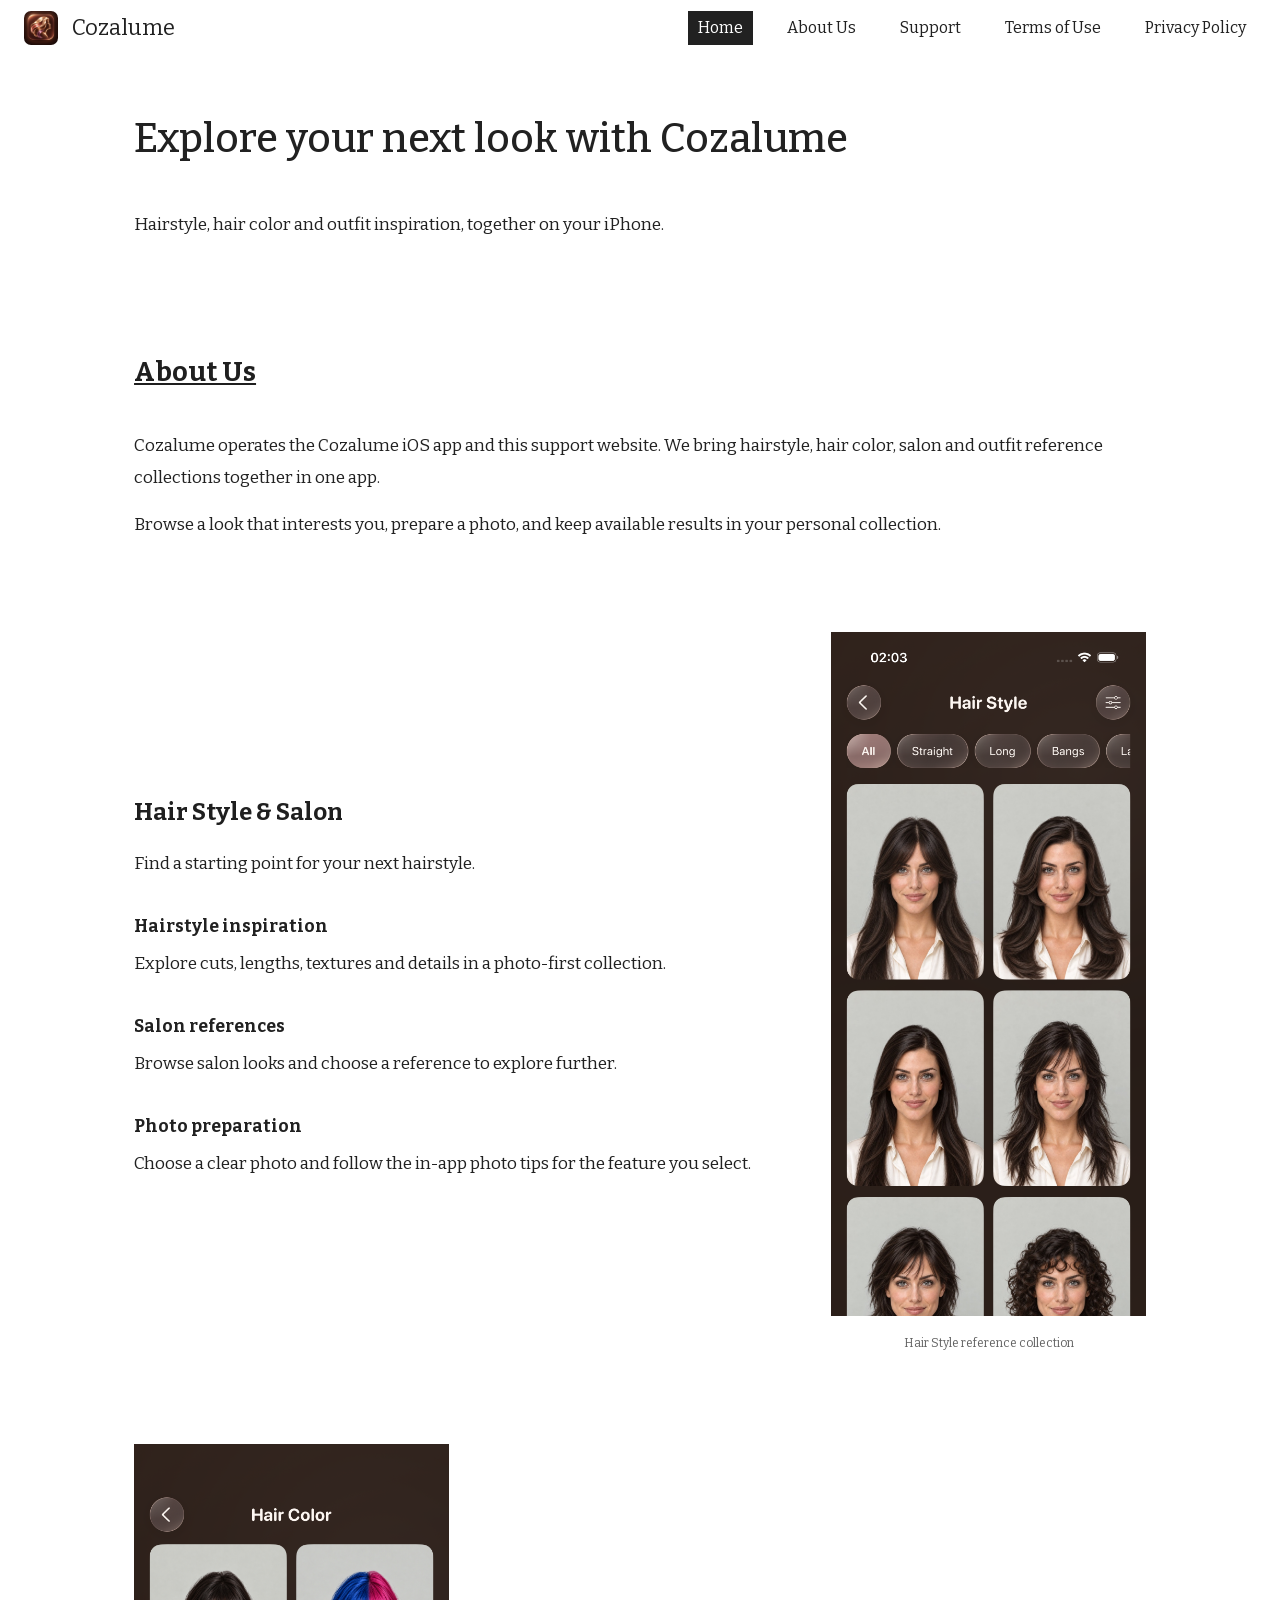
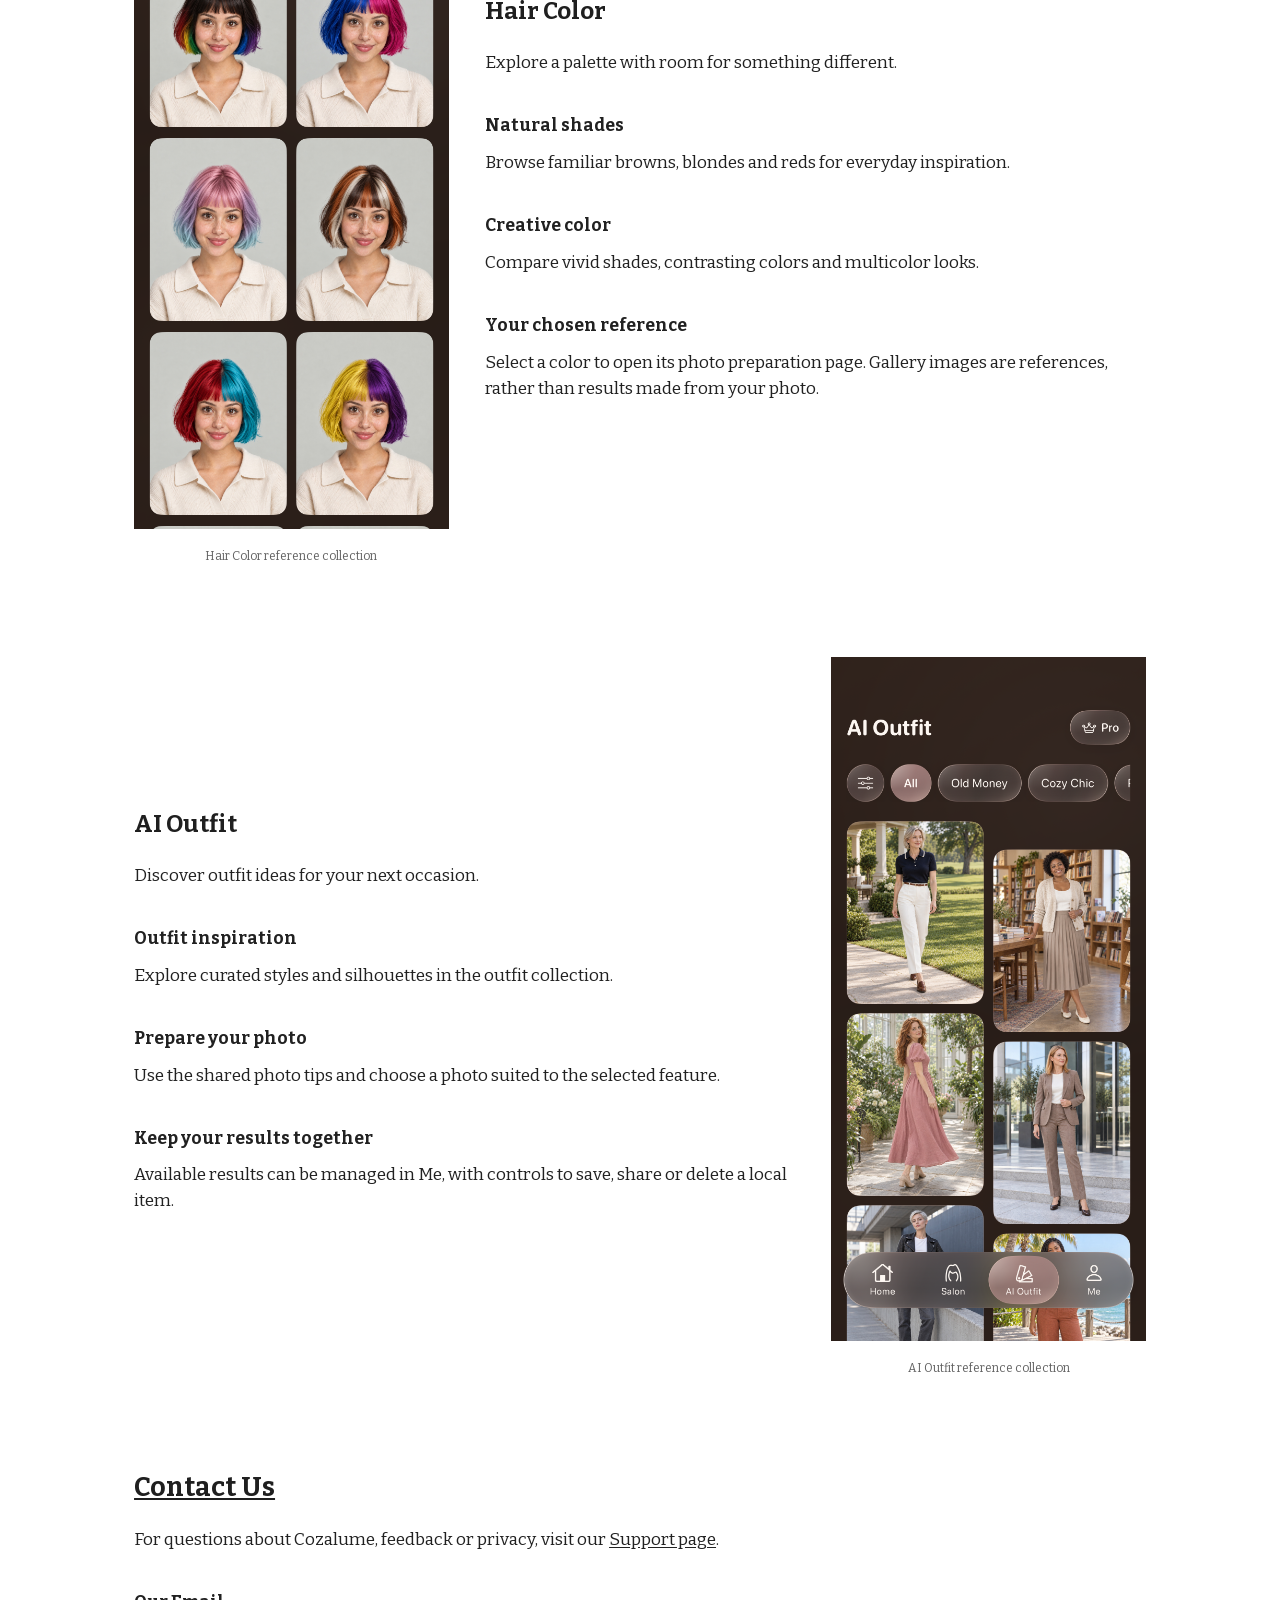
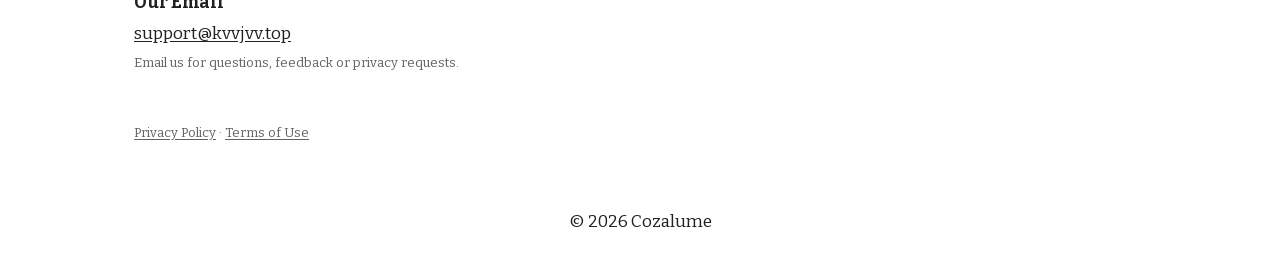
<file: index.html>
<!doctype html>
<html lang="en"><head><meta charset="utf-8"><meta name="viewport" content="width=device-width,initial-scale=1"><meta name="description" content="Cozalume: hairstyle, hair color and outfit inspiration. Support, privacy information and terms of use."><title>Cozalume · Cozalume</title><link rel="icon" href="/assets/cozalume-brand.png"><link rel="preload" as="font" href="/assets/fonts/bitter-latin.woff2" type="font/woff2" crossorigin><link rel="stylesheet" href="/styles.css"><script src="/navigation.js" defer></script></head><body class="home-page"><a class="skip" href="#main">Skip to content</a>
<header class="site-header"><div class="header-inner">
<button class="menu-toggle" type="button" aria-label="Open navigation" aria-controls="site-nav" aria-expanded="false"><span></span><span></span><span></span></button>
<a class="brand" href="/" aria-label="Cozalume home"><img src="/assets/cozalume-brand.png" width="40" height="40" alt=""><span>Cozalume</span></a>
<nav class="site-nav" id="site-nav" aria-label="Main navigation"><a href="/" aria-current="page">Home</a><a href="/about-us/">About Us</a><a href="/support/">Support</a><a href="/terms/">Terms of Use</a><a href="/privacy/">Privacy Policy</a></nav>
</div></header><main id="main" class="home-main">
<section class="home-intro"><h1>Explore your next look with Cozalume</h1><p>Hairstyle, hair color and outfit inspiration, together on your iPhone.</p></section>
<section class="home-about"><h2><a href="/about-us/">About Us</a></h2><p>Cozalume operates the Cozalume iOS app and this support website. We bring hairstyle, hair color, salon and outfit reference collections together in one app.</p><p>Browse a look that interests you, prepare a photo, and keep available results in your personal collection.</p></section>
<section class="feature-row"><div class="feature-copy"><h2>Hair Style &amp; Salon</h2><p>Find a starting point for your next hairstyle.</p><h3>Hairstyle inspiration</h3><p>Explore cuts, lengths, textures and details in a photo-first collection.</p><h3>Salon references</h3><p>Browse salon looks and choose a reference to explore further.</p><h3>Photo preparation</h3><p>Choose a clear photo and follow the in-app photo tips for the feature you select.</p></div><figure class="feature-visual"><img src="/assets/hair-style.png" width="1206" height="2622" alt="Cozalume Hair Style reference collection" loading="eager"><figcaption>Hair Style reference collection</figcaption></figure></section>
<section class="feature-row visual-first"><figure class="feature-visual"><img src="/assets/hair-color.png" width="1206" height="2622" alt="Cozalume Hair Color reference collection" loading="lazy"><figcaption>Hair Color reference collection</figcaption></figure><div class="feature-copy"><h2>Hair Color</h2><p>Explore a palette with room for something different.</p><h3>Natural shades</h3><p>Browse familiar browns, blondes and reds for everyday inspiration.</p><h3>Creative color</h3><p>Compare vivid shades, contrasting colors and multicolor looks.</p><h3>Your chosen reference</h3><p>Select a color to open its photo preparation page. Gallery images are references, rather than results made from your photo.</p></div></section>
<section class="feature-row"><div class="feature-copy"><h2>AI Outfit</h2><p>Discover outfit ideas for your next occasion.</p><h3>Outfit inspiration</h3><p>Explore curated styles and silhouettes in the outfit collection.</p><h3>Prepare your photo</h3><p>Use the shared photo tips and choose a photo suited to the selected feature.</p><h3>Keep your results together</h3><p>Available results can be managed in Me, with controls to save, share or delete a local item.</p></div><figure class="feature-visual"><img src="/assets/ai-outfit.png" width="1206" height="2622" alt="Cozalume AI Outfit reference collection" loading="lazy"><figcaption>AI Outfit reference collection</figcaption></figure></section>
<section class="home-contact"><h2><a href="/support/">Contact Us</a></h2><p>For questions about Cozalume, feedback or privacy, visit our <a href="/support/">Support page</a>.</p><h3>Our Email</h3><p><a class="planned-email" href="mailto:support@kvvjvv.top">support@kvvjvv.top</a></p><p class="contact-status">Email us for questions, feedback or privacy requests.</p></section>
<div class="home-status"><p class="support-links"><a href="/privacy/">Privacy Policy</a> · <a href="/terms/">Terms of Use</a></p></div>
</main><footer class="site-footer"><p>© 2026 Cozalume</p></footer></body></html>
</file>
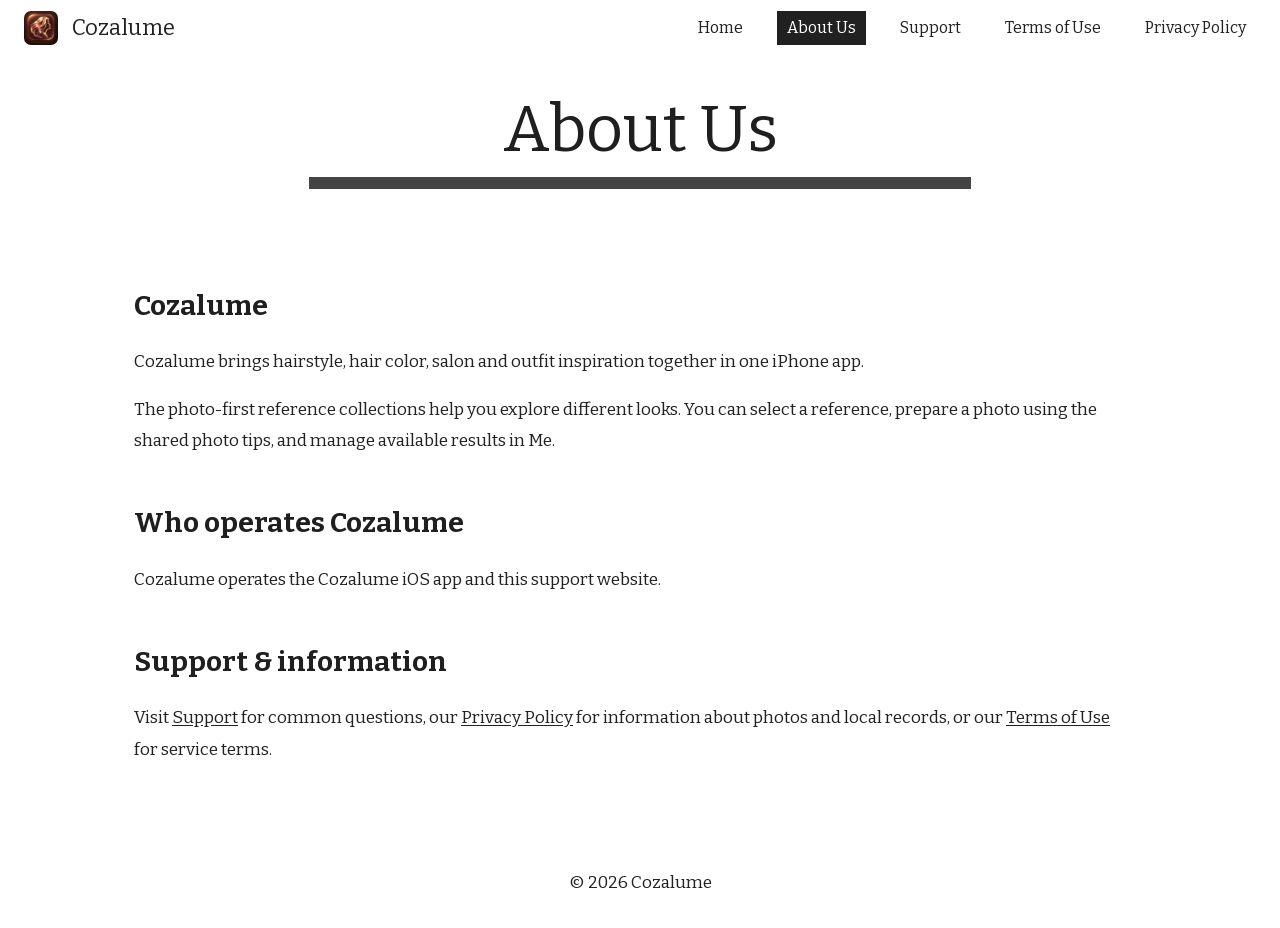
<file: about-us/index.html>
<!doctype html>
<html lang="en"><head><meta charset="utf-8"><meta name="viewport" content="width=device-width,initial-scale=1"><meta name="description" content="Cozalume: hairstyle, hair color and outfit inspiration. Support, privacy information and terms of use."><title>About Us · Cozalume</title><link rel="icon" href="/assets/cozalume-brand.png"><link rel="preload" as="font" href="/assets/fonts/bitter-latin.woff2" type="font/woff2" crossorigin><link rel="stylesheet" href="/styles.css"><script src="/navigation.js" defer></script></head><body class="about-page"><a class="skip" href="#main">Skip to content</a>
<header class="site-header"><div class="header-inner">
<button class="menu-toggle" type="button" aria-label="Open navigation" aria-controls="site-nav" aria-expanded="false"><span></span><span></span><span></span></button>
<a class="brand" href="/" aria-label="Cozalume home"><img src="/assets/cozalume-brand.png" width="40" height="40" alt=""><span>Cozalume</span></a>
<nav class="site-nav" id="site-nav" aria-label="Main navigation"><a href="/">Home</a><a href="/about-us/" aria-current="page">About Us</a><a href="/support/">Support</a><a href="/terms/">Terms of Use</a><a href="/privacy/">Privacy Policy</a></nav>
</div></header><main id="main" class="about-main"><h1 class="page-title">About Us</h1><article class="about-content"><h2>Cozalume</h2><p>Cozalume brings hairstyle, hair color, salon and outfit inspiration together in one iPhone app.</p><p>The photo-first reference collections help you explore different looks. You can select a reference, prepare a photo using the shared photo tips, and manage available results in Me.</p><h2>Who operates Cozalume</h2><p>Cozalume operates the Cozalume iOS app and this support website.</p><h2>Support &amp; information</h2><p>Visit <a href="/support/">Support</a> for common questions, our <a href="/privacy/">Privacy Policy</a> for information about photos and local records, or our <a href="/terms/">Terms of Use</a> for service terms.</p></article></main><footer class="site-footer"><p>© 2026 Cozalume</p></footer></body></html>
</file>
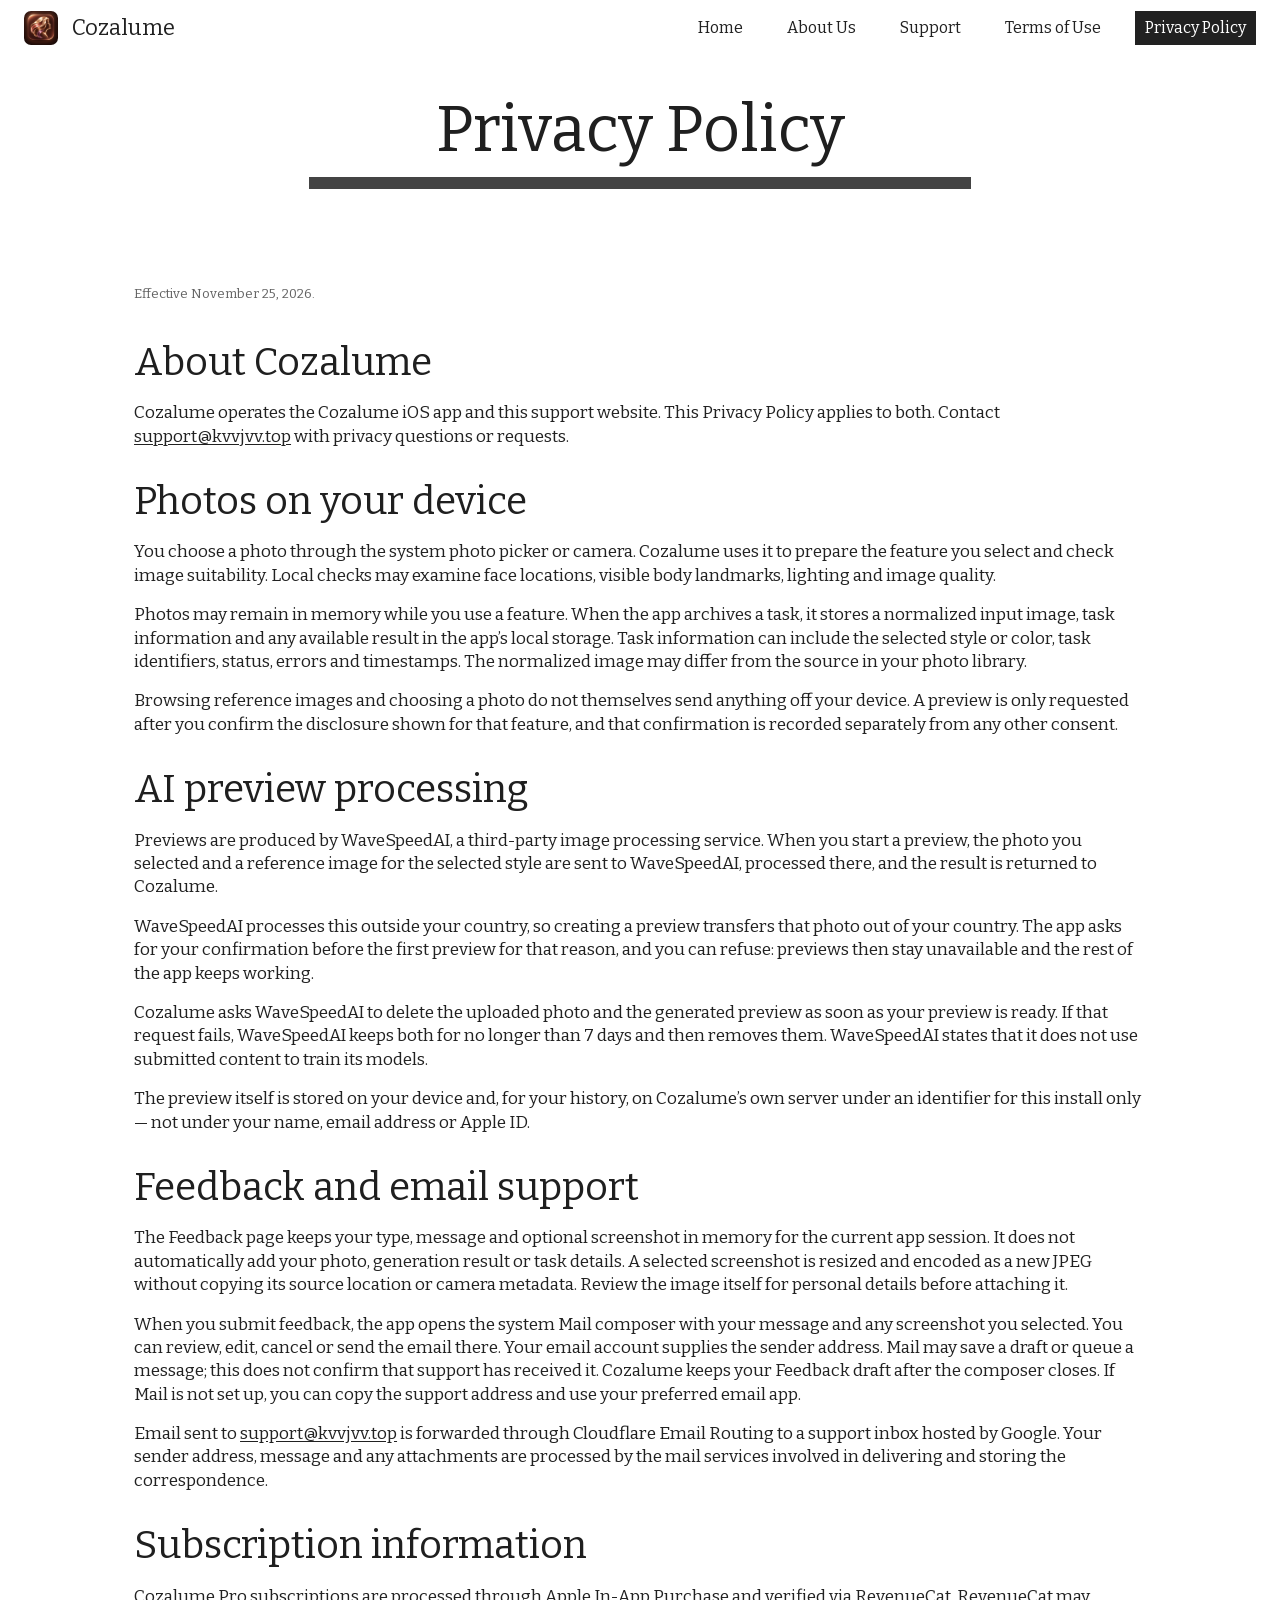
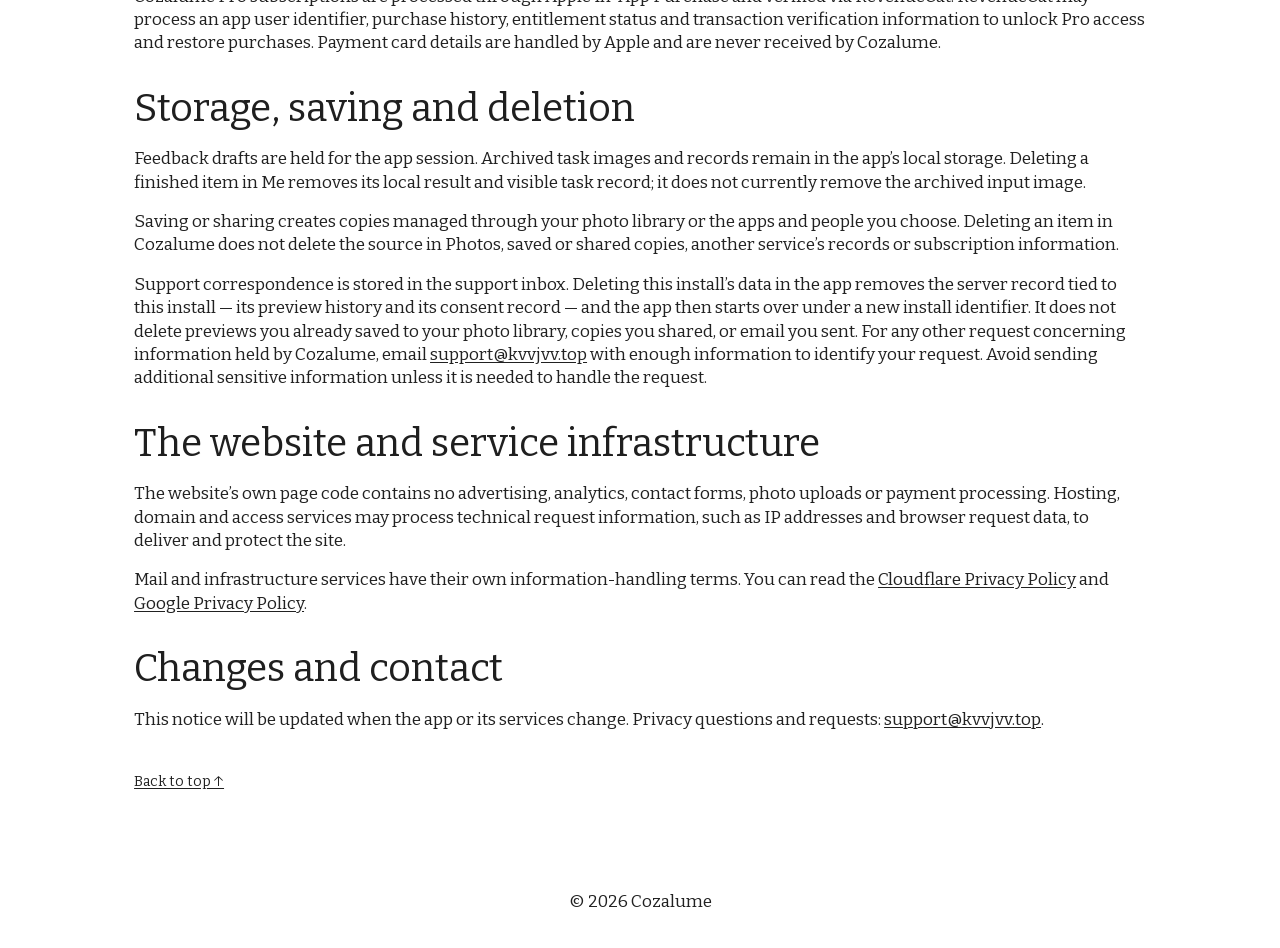
<file: privacy/index.html>
<!doctype html>
<html lang="en"><head><meta charset="utf-8"><meta name="viewport" content="width=device-width,initial-scale=1"><meta name="description" content="Cozalume: hairstyle, hair color and outfit inspiration. Support, privacy information and terms of use."><title>Privacy Policy · Cozalume</title><link rel="icon" href="/assets/cozalume-brand.png"><link rel="preload" as="font" href="/assets/fonts/bitter-latin.woff2" type="font/woff2" crossorigin><link rel="stylesheet" href="/styles.css"><script src="/navigation.js" defer></script></head><body class="document-page"><a class="skip" href="#main">Skip to content</a>
<header class="site-header"><div class="header-inner">
<button class="menu-toggle" type="button" aria-label="Open navigation" aria-controls="site-nav" aria-expanded="false"><span></span><span></span><span></span></button>
<a class="brand" href="/" aria-label="Cozalume home"><img src="/assets/cozalume-brand.png" width="40" height="40" alt=""><span>Cozalume</span></a>
<nav class="site-nav" id="site-nav" aria-label="Main navigation"><a href="/">Home</a><a href="/about-us/">About Us</a><a href="/support/">Support</a><a href="/terms/">Terms of Use</a><a href="/privacy/" aria-current="page">Privacy Policy</a></nav>
</div></header><main id="main" class="document-main"><h1 class="page-title">Privacy Policy</h1><div class="document-content"><p class="review-note">Effective November 25, 2026.</p><article class="article">
<h2>About Cozalume</h2>
<p>Cozalume operates the Cozalume iOS app and this support website. This Privacy Policy applies to both. Contact <a href="mailto:support@kvvjvv.top">support@kvvjvv.top</a> with privacy questions or requests.</p>
<h2>Photos on your device</h2>
<p>You choose a photo through the system photo picker or camera. Cozalume uses it to prepare the feature you select and check image suitability. Local checks may examine face locations, visible body landmarks, lighting and image quality.</p>
<p>Photos may remain in memory while you use a feature. When the app archives a task, it stores a normalized input image, task information and any available result in the app’s local storage. Task information can include the selected style or color, task identifiers, status, errors and timestamps. The normalized image may differ from the source in your photo library.</p>
<p>Browsing reference images and choosing a photo do not themselves send anything off your device. A preview is only requested after you confirm the disclosure shown for that feature, and that confirmation is recorded separately from any other consent.</p>
<h2>AI preview processing</h2>
<p>Previews are produced by WaveSpeedAI, a third-party image processing service. When you start a preview, the photo you selected and a reference image for the selected style are sent to WaveSpeedAI, processed there, and the result is returned to Cozalume.</p>
<p>WaveSpeedAI processes this outside your country, so creating a preview transfers that photo out of your country. The app asks for your confirmation before the first preview for that reason, and you can refuse: previews then stay unavailable and the rest of the app keeps working.</p>
<p>Cozalume asks WaveSpeedAI to delete the uploaded photo and the generated preview as soon as your preview is ready. If that request fails, WaveSpeedAI keeps both for no longer than 7 days and then removes them. WaveSpeedAI states that it does not use submitted content to train its models.</p>
<p>The preview itself is stored on your device and, for your history, on Cozalume’s own server under an identifier for this install only — not under your name, email address or Apple ID.</p>
<h2>Feedback and email support</h2>
<p>The Feedback page keeps your type, message and optional screenshot in memory for the current app session. It does not automatically add your photo, generation result or task details. A selected screenshot is resized and encoded as a new JPEG without copying its source location or camera metadata. Review the image itself for personal details before attaching it.</p>
<p>When you submit feedback, the app opens the system Mail composer with your message and any screenshot you selected. You can review, edit, cancel or send the email there. Your email account supplies the sender address. Mail may save a draft or queue a message; this does not confirm that support has received it. Cozalume keeps your Feedback draft after the composer closes. If Mail is not set up, you can copy the support address and use your preferred email app.</p>
<p>Email sent to <a href="mailto:support@kvvjvv.top">support@kvvjvv.top</a> is forwarded through Cloudflare Email Routing to a support inbox hosted by Google. Your sender address, message and any attachments are processed by the mail services involved in delivering and storing the correspondence. </p>
<h2>Subscription information</h2>
<p>Cozalume Pro subscriptions are processed through Apple In-App Purchase and verified via RevenueCat. RevenueCat may process an app user identifier, purchase history, entitlement status and transaction verification information to unlock Pro access and restore purchases. Payment card details are handled by Apple and are never received by Cozalume.</p>
<h2>Storage, saving and deletion</h2>
<p>Feedback drafts are held for the app session. Archived task images and records remain in the app’s local storage. Deleting a finished item in Me removes its local result and visible task record; it does not currently remove the archived input image.</p>
<p>Saving or sharing creates copies managed through your photo library or the apps and people you choose. Deleting an item in Cozalume does not delete the source in Photos, saved or shared copies, another service’s records or subscription information.</p>
<p>Support correspondence is stored in the support inbox. Deleting this install’s data in the app removes the server record tied to this install — its preview history and its consent record — and the app then starts over under a new install identifier. It does not delete previews you already saved to your photo library, copies you shared, or email you sent. For any other request concerning information held by Cozalume, email <a href="mailto:support@kvvjvv.top">support@kvvjvv.top</a> with enough information to identify your request. Avoid sending additional sensitive information unless it is needed to handle the request.</p>
<h2>The website and service infrastructure</h2>
<p>The website’s own page code contains no advertising, analytics, contact forms, photo uploads or payment processing. Hosting, domain and access services may process technical request information, such as IP addresses and browser request data, to deliver and protect the site.</p>
<p>Mail and infrastructure services have their own information-handling terms. You can read the <a href="https://www.cloudflare.com/policies/privacy/" rel="noopener">Cloudflare Privacy Policy</a> and <a href="https://policies.google.com/privacy" rel="noopener">Google Privacy Policy</a>.</p>
<h2>Changes and contact</h2>
<p>This notice will be updated when the app or its services change. Privacy questions and requests: <a href="mailto:support@kvvjvv.top">support@kvvjvv.top</a>.</p>
<p class="top"><a href="#main">Back to top ↑</a></p>
</article></div></main><footer class="site-footer"><p>© 2026 Cozalume</p></footer></body></html>
</file>
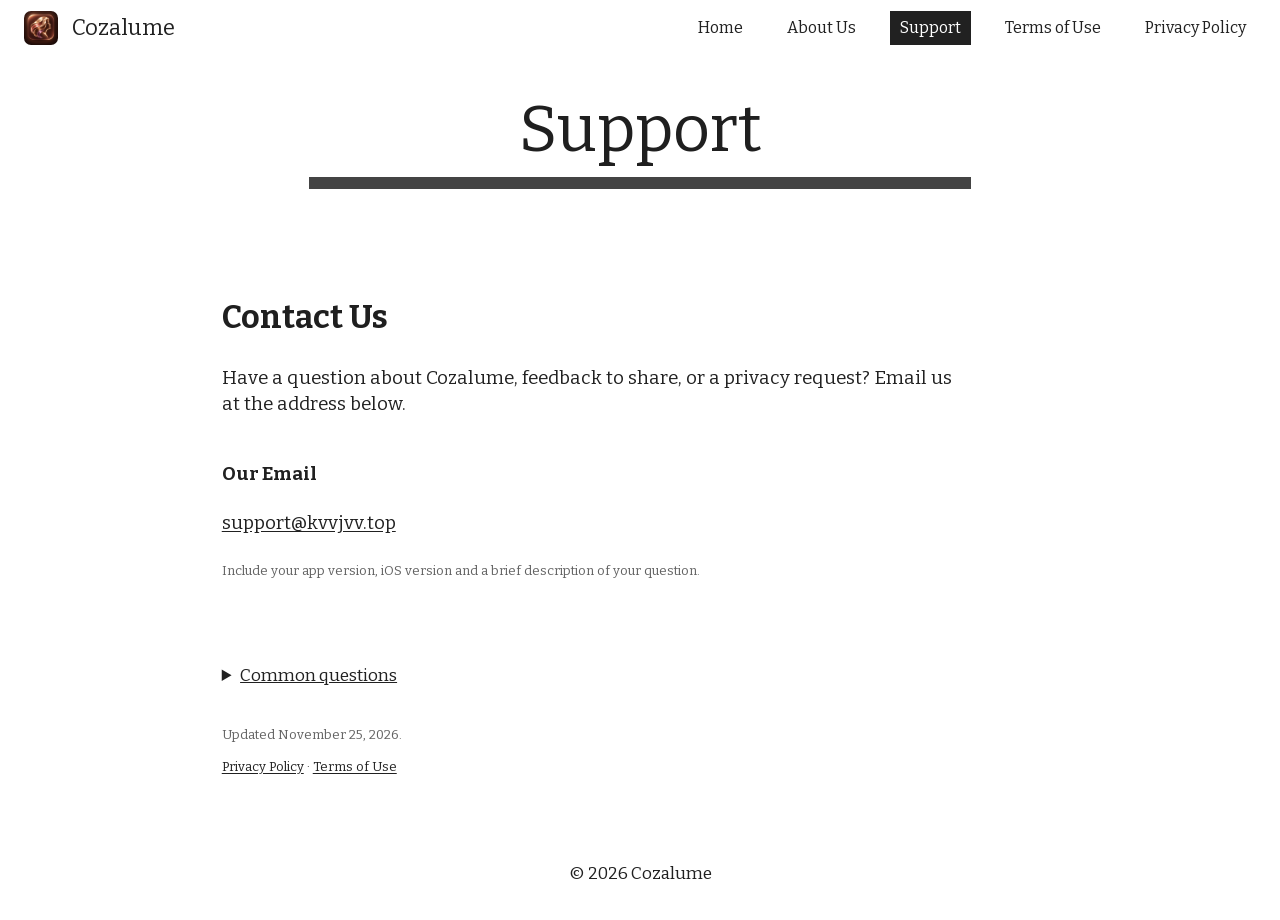
<file: support/index.html>
<!doctype html>
<html lang="en"><head><meta charset="utf-8"><meta name="viewport" content="width=device-width,initial-scale=1"><meta name="description" content="Cozalume: hairstyle, hair color and outfit inspiration. Support, privacy information and terms of use."><title>Support · Cozalume</title><link rel="icon" href="/assets/cozalume-brand.png"><link rel="preload" as="font" href="/assets/fonts/bitter-latin.woff2" type="font/woff2" crossorigin><link rel="stylesheet" href="/styles.css"><script src="/navigation.js" defer></script></head><body class="support-page"><a class="skip" href="#main">Skip to content</a>
<header class="site-header"><div class="header-inner">
<button class="menu-toggle" type="button" aria-label="Open navigation" aria-controls="site-nav" aria-expanded="false"><span></span><span></span><span></span></button>
<a class="brand" href="/" aria-label="Cozalume home"><img src="/assets/cozalume-brand.png" width="40" height="40" alt=""><span>Cozalume</span></a>
<nav class="site-nav" id="site-nav" aria-label="Main navigation"><a href="/">Home</a><a href="/about-us/">About Us</a><a href="/support/" aria-current="page">Support</a><a href="/terms/">Terms of Use</a><a href="/privacy/">Privacy Policy</a></nav>
</div></header><main id="main" class="support-main"><h1 class="page-title">Support</h1><div class="support-content"><section class="contact-section"><h2><span>Contact Us</span></h2><p>Have a question about Cozalume, feedback to share, or a privacy request? Email us at the address below.</p><h3>Our Email</h3><p><a class="planned-email" href="mailto:support@kvvjvv.top">support@kvvjvv.top</a></p><p class="contact-status">Include your app version, iOS version and a brief description of your question.</p></section><details class="common-questions"><summary>Common questions</summary><div class="faq-content"><details class="faq"><summary>How do I generate an AI preview?</summary><p>Select a Hair Style, Hair Color, Salon, or AI Outfit look, upload or take a clear photo, confirm the WaveSpeedAI disclosure on first use, and start a preview with an active Pro subscription (including an eligible free trial). A reference image is an example rather than a result made from your photo.</p></details><details class="faq"><summary>How do I send feedback?</summary><p>Write your message in Feedback and optionally choose a screenshot, then tap Submit to open the system Mail composer. Review the message and tap Send in Mail. A saved or queued message does not confirm that support has received it. Your Feedback draft stays in the app. If Mail is not set up, copy <a href="mailto:support@kvvjvv.top">support@kvvjvv.top</a> and use your preferred email app.</p></details><details class="faq"><summary>What happens when I delete an item in Me?</summary><p>Me removes that local result and its visible record. The archived input image, the source photo in Photos, any saved or shared copies, and remote or purchase records are handled separately. Contact support for a request concerning information held by the operator or another service.</p></details><details class="faq"><summary>How do I manage an Apple subscription?</summary><p>If you purchased a subscription through Apple, use your Apple account to manage or cancel it. Deleting Cozalume does not cancel the subscription. See <a href="https://support.apple.com/118428" rel="noopener">Apple&#x27;s subscription instructions</a>.</p></details><details class="faq"><summary>How do I request an Apple refund?</summary><p>Use <a href="https://support.apple.com/118223" rel="noopener">Apple&#x27;s refund request process</a> for eligible Apple purchases. A Refund message in Cozalume Feedback does not submit that request or guarantee approval.</p></details><details class="faq"><summary>How do I make a privacy request?</summary><p>Email <a href="mailto:support@kvvjvv.top">support@kvvjvv.top</a> with enough information to explain your request and locate the relevant record. Do not send additional sensitive information unless it is necessary and requested through an appropriate channel. The current Privacy Policy describes local storage, email support and the limits of deleting an item in Me.</p></details><h3>When you contact us</h3><p>Include your app version, iOS version, the page you were using and what happened. If helpful, add a screenshot after hiding personal details.</p><p>Do not send passwords, payment card details or private photos that are unnecessary to explain the issue.</p></div></details><p class="review-note">Updated November 25, 2026.</p><p class="support-links"><a href="/privacy/">Privacy Policy</a> · <a href="/terms/">Terms of Use</a></p></div></main><footer class="site-footer"><p>© 2026 Cozalume</p></footer></body></html>
</file>
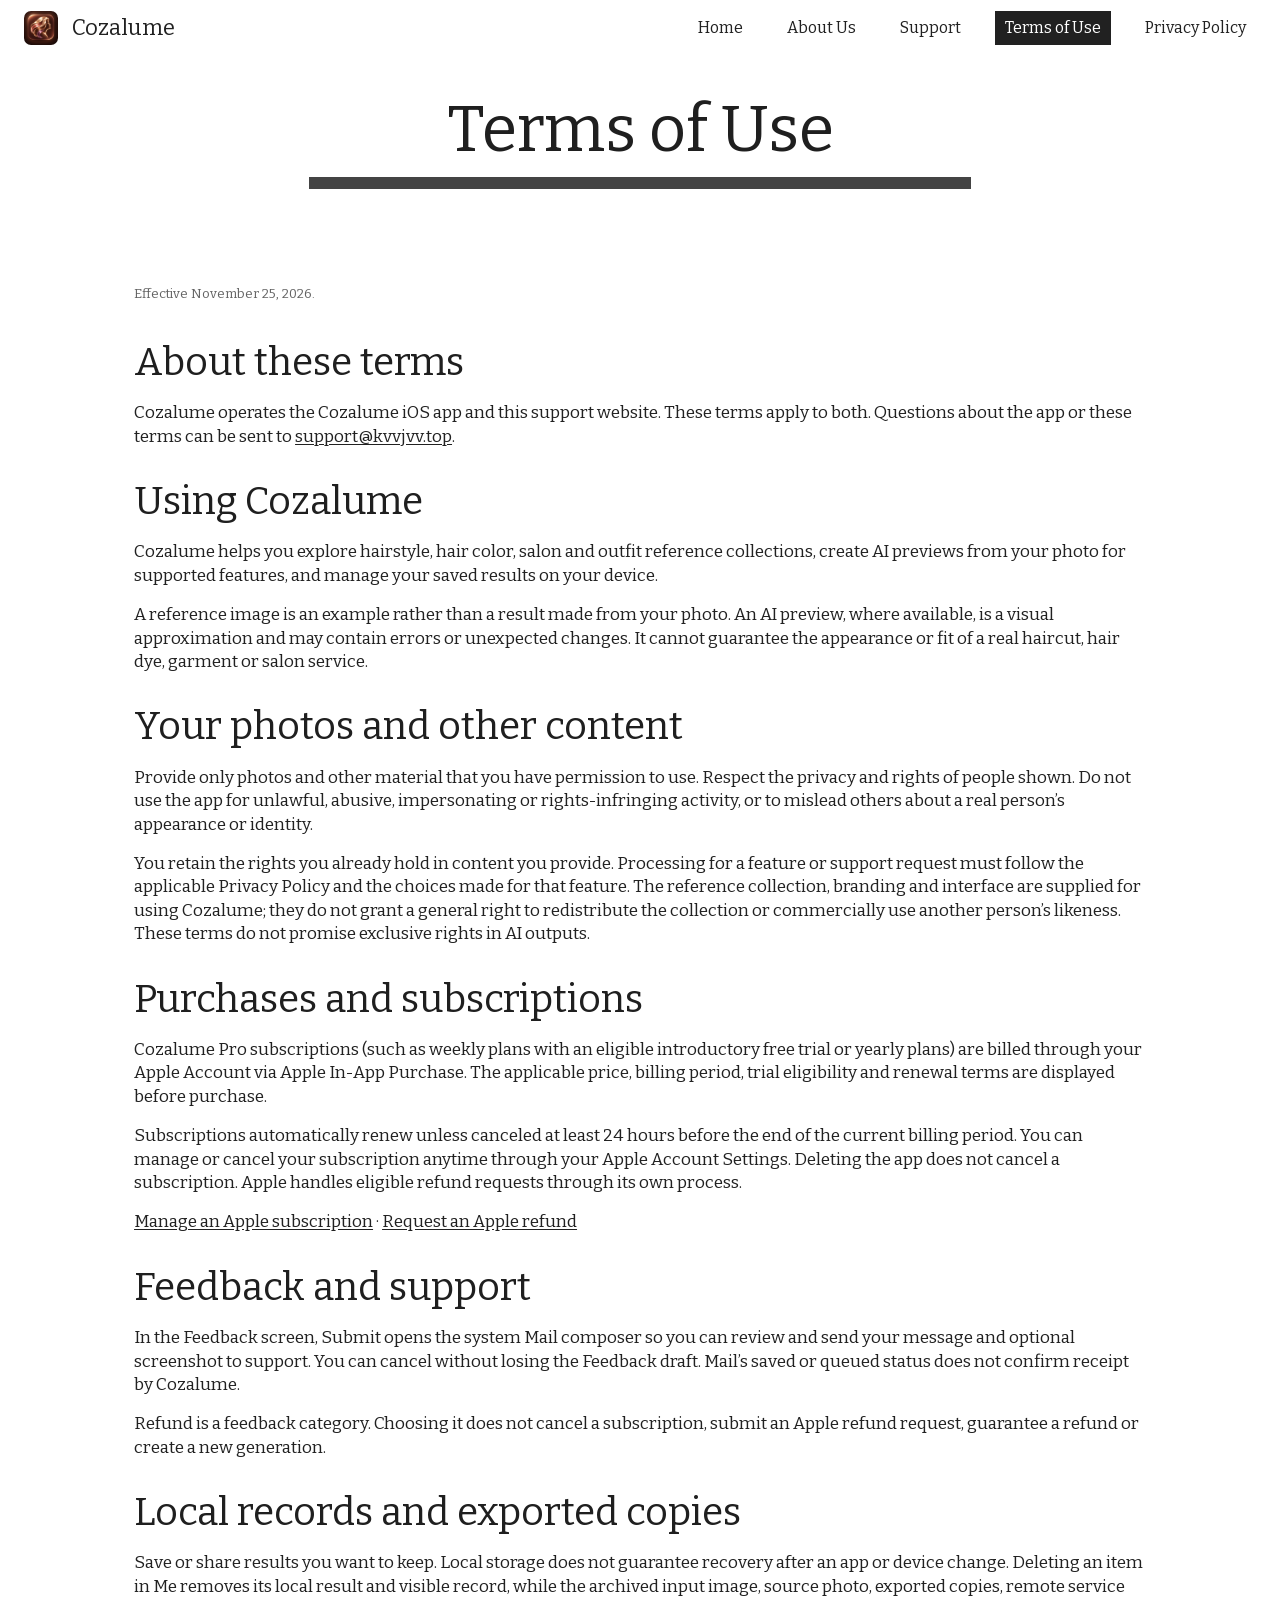
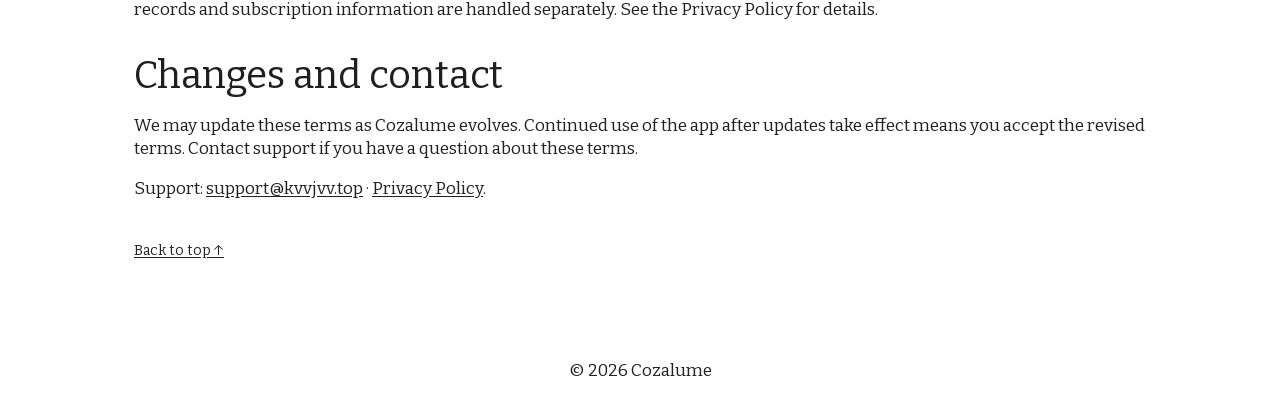
<file: terms/index.html>
<!doctype html>
<html lang="en"><head><meta charset="utf-8"><meta name="viewport" content="width=device-width,initial-scale=1"><meta name="description" content="Cozalume: hairstyle, hair color and outfit inspiration. Support, privacy information and terms of use."><title>Terms of Use · Cozalume</title><link rel="icon" href="/assets/cozalume-brand.png"><link rel="preload" as="font" href="/assets/fonts/bitter-latin.woff2" type="font/woff2" crossorigin><link rel="stylesheet" href="/styles.css"><script src="/navigation.js" defer></script></head><body class="document-page"><a class="skip" href="#main">Skip to content</a>
<header class="site-header"><div class="header-inner">
<button class="menu-toggle" type="button" aria-label="Open navigation" aria-controls="site-nav" aria-expanded="false"><span></span><span></span><span></span></button>
<a class="brand" href="/" aria-label="Cozalume home"><img src="/assets/cozalume-brand.png" width="40" height="40" alt=""><span>Cozalume</span></a>
<nav class="site-nav" id="site-nav" aria-label="Main navigation"><a href="/">Home</a><a href="/about-us/">About Us</a><a href="/support/">Support</a><a href="/terms/" aria-current="page">Terms of Use</a><a href="/privacy/">Privacy Policy</a></nav>
</div></header><main id="main" class="document-main"><h1 class="page-title">Terms of Use</h1><div class="document-content"><p class="review-note">Effective November 25, 2026.</p><article class="article">
<h2>About these terms</h2>
<p>Cozalume operates the Cozalume iOS app and this support website. These terms apply to both. Questions about the app or these terms can be sent to <a href="mailto:support@kvvjvv.top">support@kvvjvv.top</a>.</p>
<h2>Using Cozalume</h2>
<p>Cozalume helps you explore hairstyle, hair color, salon and outfit reference collections, create AI previews from your photo for supported features, and manage your saved results on your device.</p>
<p>A reference image is an example rather than a result made from your photo. An AI preview, where available, is a visual approximation and may contain errors or unexpected changes. It cannot guarantee the appearance or fit of a real haircut, hair dye, garment or salon service.</p>
<h2>Your photos and other content</h2>
<p>Provide only photos and other material that you have permission to use. Respect the privacy and rights of people shown. Do not use the app for unlawful, abusive, impersonating or rights-infringing activity, or to mislead others about a real person’s appearance or identity.</p>
<p>You retain the rights you already hold in content you provide. Processing for a feature or support request must follow the applicable Privacy Policy and the choices made for that feature. The reference collection, branding and interface are supplied for using Cozalume; they do not grant a general right to redistribute the collection or commercially use another person’s likeness. These terms do not promise exclusive rights in AI outputs.</p>
<h2>Purchases and subscriptions</h2>
<p>Cozalume Pro subscriptions (such as weekly plans with an eligible introductory free trial or yearly plans) are billed through your Apple Account via Apple In-App Purchase. The applicable price, billing period, trial eligibility and renewal terms are displayed before purchase.</p>
<p>Subscriptions automatically renew unless canceled at least 24 hours before the end of the current billing period. You can manage or cancel your subscription anytime through your Apple Account Settings. Deleting the app does not cancel a subscription. Apple handles eligible refund requests through its own process.</p>
<p><a href="https://support.apple.com/118428" rel="noopener">Manage an Apple subscription</a> · <a href="https://support.apple.com/118223" rel="noopener">Request an Apple refund</a></p>
<h2>Feedback and support</h2>
<p>In the Feedback screen, Submit opens the system Mail composer so you can review and send your message and optional screenshot to support. You can cancel without losing the Feedback draft. Mail’s saved or queued status does not confirm receipt by Cozalume.</p>
<p>Refund is a feedback category. Choosing it does not cancel a subscription, submit an Apple refund request, guarantee a refund or create a new generation.</p>
<h2>Local records and exported copies</h2>
<p>Save or share results you want to keep. Local storage does not guarantee recovery after an app or device change. Deleting an item in Me removes its local result and visible record, while the archived input image, source photo, exported copies, remote service records and subscription information are handled separately. See the Privacy Policy for details.</p>
<h2>Changes and contact</h2>
<p>We may update these terms as Cozalume evolves. Continued use of the app after updates take effect means you accept the revised terms. Contact support if you have a question about these terms.</p>
<p>Support: <a href="mailto:support@kvvjvv.top">support@kvvjvv.top</a> · <a href="/privacy/">Privacy Policy</a>.</p>
<p class="top"><a href="#main">Back to top ↑</a></p>
</article></div></main><footer class="site-footer"><p>© 2026 Cozalume</p></footer></body></html>
</file>
<file: styles.css>
@font-face{font-family:Bitter;font-style:normal;font-weight:100 900;font-display:swap;src:url('/assets/fonts/bitter-latin.woff2') format('woff2');unicode-range:U+0000-00FF,U+0131,U+0152-0153,U+02BB-02BC,U+02C6,U+02DA,U+02DC,U+0304,U+0308,U+0329,U+2000-206F,U+20AC,U+2122,U+2191,U+2193,U+2212,U+2215,U+FEFF,U+FFFD}
@font-face{font-family:Bitter;font-style:normal;font-weight:100 900;font-display:swap;src:url('/assets/fonts/bitter-latin-ext.woff2') format('woff2');unicode-range:U+0100-02BA,U+02BD-02C5,U+02C7-02CC,U+02CE-02D7,U+02DD-02FF,U+0304,U+0308,U+0329,U+1D00-1DBF,U+1E00-1E9F,U+1EF2-1EFF,U+2020,U+20A0-20AB,U+20AD-20C4,U+2113,U+2C60-2C7F,U+A720-A7FF}
*{box-sizing:border-box}html{scroll-behavior:smooth}body{margin:0;background:#fff;color:#212121;font-family:Bitter,Georgia,serif;font-size:17.333333px;line-height:1.38;min-height:100vh;display:flex;flex-direction:column}a{color:inherit;text-underline-offset:2px}a:focus-visible,button:focus-visible,summary:focus-visible{outline:2px solid #444;outline-offset:4px}button{font:inherit}.skip{position:absolute;top:-100px;left:16px;background:#fff;padding:10px;z-index:5}.skip:focus{top:6px}.site-header{height:56px;flex-shrink:0}.header-inner{height:56px;padding:0 24px;display:flex;align-items:center;justify-content:space-between;gap:32px}.brand{display:flex;align-items:center;gap:14px;text-decoration:none;font-size:22px;line-height:1;white-space:nowrap}.brand img{width:34px;height:34px;object-fit:cover;display:block;border-radius:7px}.site-nav{display:flex;align-items:center;justify-content:flex-end;gap:24px}.site-nav a{display:block;font-size:16px;text-decoration:none;padding:6px 10px;white-space:nowrap}.site-nav a:hover,.site-nav a[aria-current=page]{background:#212121;color:#fff}.menu-toggle{display:none}main{flex:1;width:100%}.page-title{font-size:64px;font-weight:400;line-height:1.2;text-align:center;width:51.64822%;max-width:960px;margin:36px auto 0;padding:0 0 8px;border-bottom:12px solid #444;color:#1f1f1f}h2{font-size:38.666667px;font-weight:400;line-height:1.2;margin:28px 0 5.333px;color:#1f1f1f}h3{font-size:20px;font-weight:700;line-height:1.38;margin:40px 0 18px}p{margin:16px 0}.document-content,.home-main{width:79.056%;max-width:1280px;margin:0 auto}.document-content{padding:94px 0 48px}.review-note{font-size:13px;color:#626262;line-height:1.7;margin:0 0 34px}.article{line-height:1.35}.article h2{margin-top:30px}.article p{margin:16px 0}.article .top{font-size:14px;margin-top:42px}.site-footer{padding:32px 6.986%;font-size:17.333333px;line-height:1.6;text-align:center;flex-shrink:0}.site-footer p{margin:0}.home-main{padding-top:56px;padding-bottom:32px}.home-intro h1{font-size:38.666667px;line-height:1.38;font-weight:700;margin:0 0 42px}.home-intro>p{margin:0;line-height:1.8}.home-about{margin-top:116px}.home-about h2,.home-contact h2{font-size:28px;font-weight:700;margin:0 0 42px}.home-about p{line-height:1.8}.feature-row{display:grid;grid-template-columns:minmax(0,2.1fr) minmax(0,1fr);gap:36px;align-items:center;margin-top:92px}.feature-row.visual-first{grid-template-columns:minmax(0,1fr) minmax(0,2.1fr)}.feature-copy h2{font-size:24px;font-weight:700;line-height:1.38;margin:0 0 22px}.feature-copy h3{font-size:17.333333px;margin:38px 0 12px}.feature-copy p{font-size:17.333333px;line-height:1.5;margin:12px 0}.feature-visual{margin:0}.feature-visual img{width:100%;height:auto;display:block}.feature-visual figcaption{text-align:center;font-size:12px;line-height:1.5;margin:18px 0 0;color:#626262}.home-contact{margin-top:94px;max-width:660px}.home-contact h2{margin-bottom:24px}.home-contact h3{font-size:17.333333px;margin-top:38px;margin-bottom:6px}.home-contact p{margin:6px 0;line-height:1.5}.planned-email{text-decoration:underline;text-underline-offset:2px;overflow-wrap:anywhere}.contact-status{font-size:13px!important;line-height:1.6!important;color:#626262}.home-status{margin-top:48px;font-size:13px;line-height:1.7;color:#626262}.home-status .review-note{margin:10px 0 0}.support-content{width:58.5%;max-width:960px;margin-left:17.323%;padding:100px 0 52px}.contact-section h2{font-size:38.666667px;line-height:1.38;font-weight:700;margin:0 0 20px}.contact-section p{font-size:20px;line-height:1.4;margin:24px 0}.contact-section h3{margin-top:44px}.contact-section .contact-status{margin-top:10px}.common-questions{margin-top:82px;max-width:842px}.common-questions>summary{font-size:17.333333px;text-decoration:underline;cursor:pointer}.faq-content{margin:28px 0}.faq{border-bottom:1px solid #e4e4e4;padding:20px 0}.faq summary{font-size:17.333333px;line-height:1.5;font-weight:700;cursor:pointer}.faq p{font-size:17.333333px;line-height:1.55}.support-content .review-note{margin-top:36px;margin-bottom:12px}.support-links{font-size:13px;margin:0}.about-content{width:79.056%;max-width:1280px;margin:100px auto 0;padding-bottom:56px;line-height:1.8}.about-content h2{font-weight:700;font-size:28px;margin-bottom:24px}.about-content h2:not(:first-child){margin-top:50px}.about-content .review-note{margin-top:42px}.about-content p{max-width:1000px}
@media(max-width:1000px) and (min-width:801px){.header-inner{padding:0 16px;gap:20px}.site-nav{gap:5px}.site-nav a{font-size:14px;padding:6px 8px}.brand{gap:10px;font-size:20px}}
@media(max-width:800px){.header-inner{padding:0 14px;justify-content:flex-start;gap:12px;position:relative}.brand{gap:12px}.brand img{width:32px;height:32px}.brand span{font-size:20px}.menu-toggle{display:flex;width:32px;height:44px;padding:10px 4px;flex-direction:column;justify-content:center;gap:4px;border:0;background:#fff;cursor:pointer}.menu-toggle span{width:19px;height:2px;background:#212121;display:block}.site-nav{display:none;position:absolute;top:56px;left:0;right:0;padding:16px 18px 20px;background:#fff;border-bottom:1px solid #dedede;z-index:4;box-shadow:0 6px 8px #00000008}.site-nav.is-open{display:flex;align-items:stretch;flex-direction:column;gap:2px}.site-nav a{padding:12px 10px;font-size:17px}.page-title{width:86.026%;max-width:none;margin-top:8px;font-size:42.666667px;line-height:1.2;padding-bottom:8px}.document-content,.home-main,.about-content{width:86.026%;max-width:none}.document-content{padding-top:128px;padding-bottom:32px}.document-content .review-note{margin-bottom:30px}.article h2{font-size:29.333333px;line-height:1.2;margin-top:28px}.article{line-height:1.38}.home-main{padding-top:56px;padding-bottom:28px}.home-intro h1{font-size:29.333333px;line-height:1.38;margin-bottom:46px}.home-intro p{font-size:17.333333px;line-height:1.5}.home-about{margin-top:116px}.home-about h2,.home-contact h2{font-size:24px;margin-bottom:32px}.home-about p{line-height:1.8}.feature-row,.feature-row.visual-first{display:flex;flex-direction:column;gap:48px;align-items:stretch;margin-top:88px}.feature-copy h2{font-size:22px;line-height:1.38}.feature-copy h3{margin-top:32px}.feature-copy p{line-height:1.6}.feature-visual{width:100%}.feature-row.visual-first .feature-visual{order:0}.feature-row.visual-first .feature-copy{order:1}.feature-visual figcaption{font-size:12px}.home-contact{margin-top:96px}.home-contact h2{margin-bottom:22px}.home-status{margin-top:36px}.site-footer{font-size:17.333333px;line-height:1.6;padding:32px 6.986%}.site-footer p{max-width:335.5px;margin:auto}.support-content{width:86.026%;max-width:none;margin-left:6.987%;padding-top:132px;padding-bottom:32px}.contact-section h2{font-size:29.333333px;line-height:1.38;margin-bottom:22px}.contact-section p{margin:18px 0;font-size:20px;line-height:1.4}.contact-section h3{margin-top:46px;margin-bottom:24px}.contact-section .contact-status{margin-top:12px}.common-questions{margin-top:62px}.support-content .review-note{margin-top:34px}.about-content{margin-top:128px;padding-bottom:32px}.about-content h2{font-size:29.333333px;line-height:1.38}.about-content h2:not(:first-child){margin-top:42px}}
@media(prefers-reduced-motion:reduce){html{scroll-behavior:auto}}

/* Measured reference type sizes and title rule placement. */
.home-intro h1{font-size:40px;font-weight:500}.contact-section h2{font-weight:400}.contact-section h2 span{font-size:32px;font-weight:700}.contact-section p{font-size:18.666667px;line-height:1.38}.contact-section h3{font-size:18.666667px;line-height:1.38}.home-about h2,.home-contact h2{font-size:26.666667px}
@media(max-width:800px){.home-intro h1{font-size:32px}.contact-section h2 span{font-size:26.666667px}.home-about h2,.home-contact h2{font-size:24px}}
</file>
